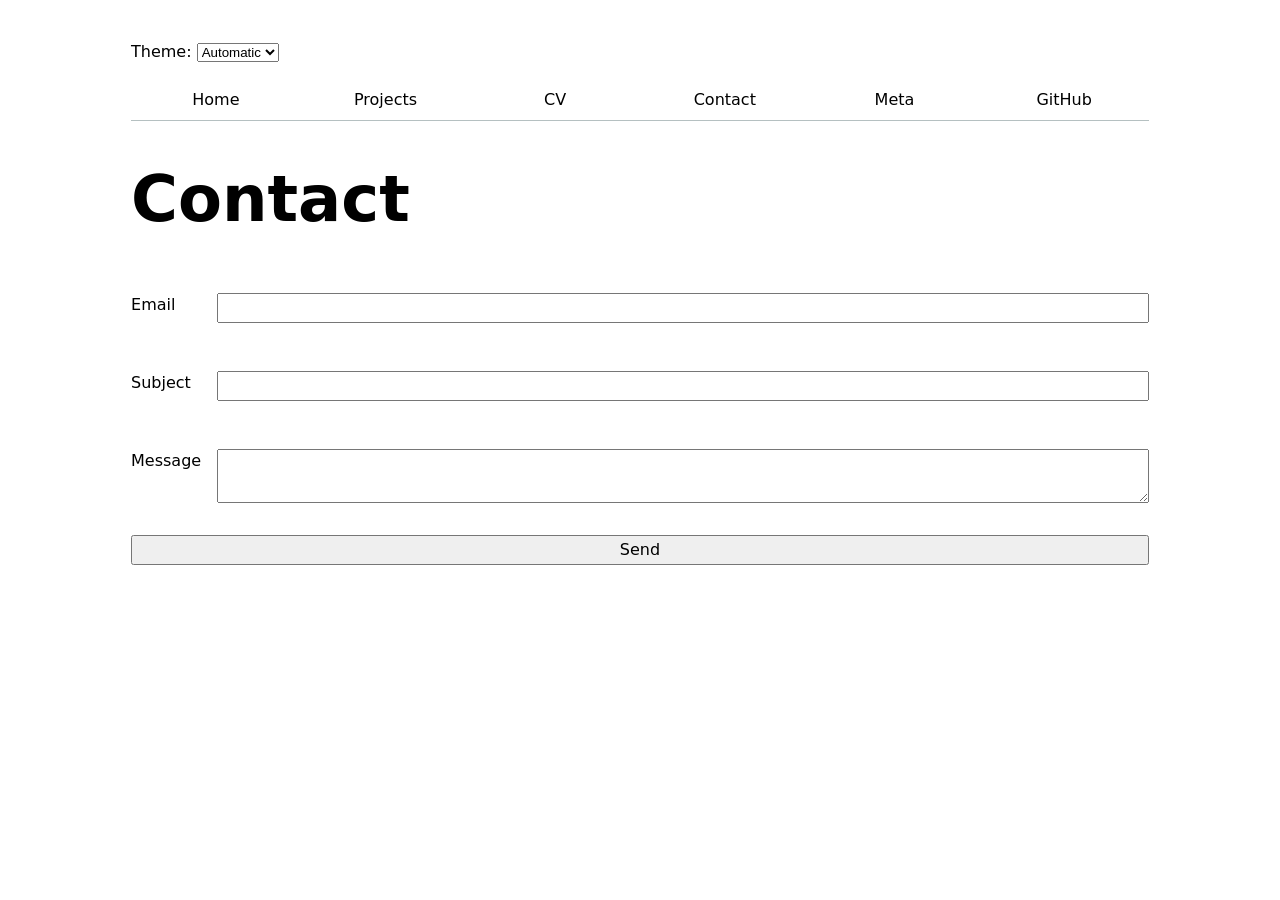
<file: contact/index.html>
<!DOCTYPE html>
<html lang="en">
<head>
    <meta charset="UTF-8">
    <meta http-equiv="X-UA-Compatible" content="IE=edge">
    <meta name="viewport" content="width=device-width, initial-scale=1.0">
    <title>Contact</title>
    <link rel="stylesheet" href="../style.css">
    <script type="module" src="../global.js"></script>
</head>
<body>
    <h1>Contact</h1>
    <form action = "mailto:moza@ucsd.edu" method = "post" enctype = "text/plain">
        <label>
            Email
            <input name = "email" type = "email">
        </label>
        <label>
            Subject
            <input name = "subject">
        </label>
        <label>
            Message
            <textarea name = "body"></textarea>
        </label>
        <button>Send</button>
    </form>
</body>
</html>
</file>
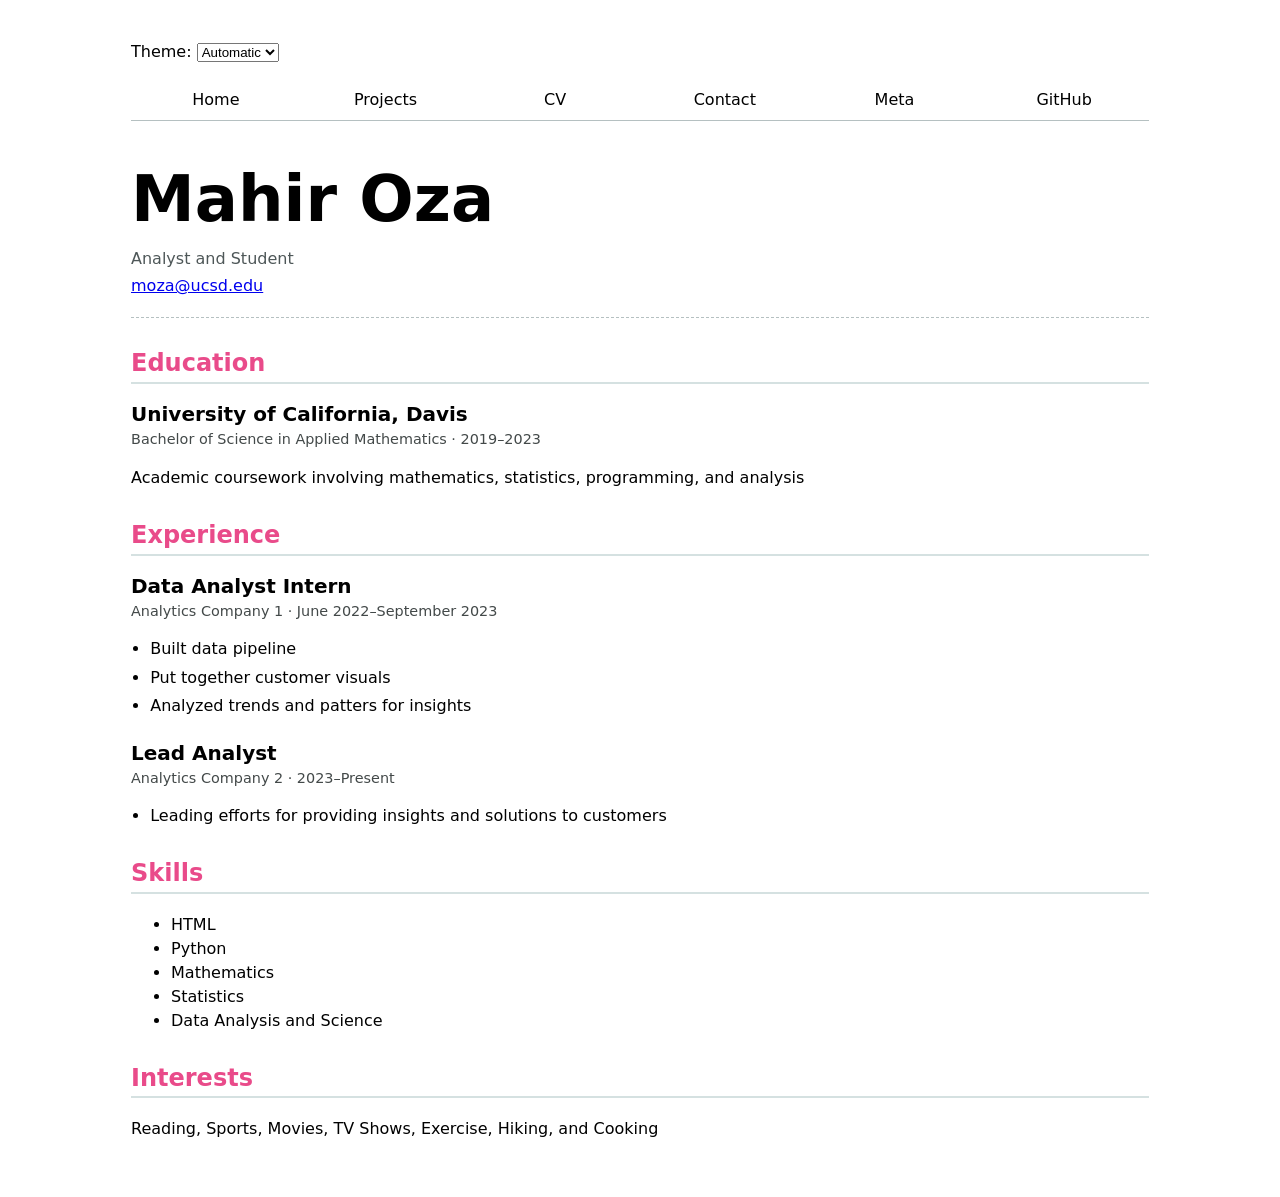
<file: cv/index.html>
<!DOCTYPE html>
<html lang="en">
<head>
    <meta charset="UTF-8">
    <meta http-equiv="X-UA-Compatible" content="IE=edge">
    <meta name="viewport" content="width=device-width, initial-scale=1.0">
    <title>Resume</title>
    <link rel="stylesheet" href="../style.css">
    <script type="module" src="../global.js"></script>
</head>
<body>
    <header>
        <h1>Mahir Oza</h1>
        <p>Analyst and Student</p>
        <p>
          <a href="mailto:moza@ucsd.edu">moza@ucsd.edu</a>
        </p>
    </header>
    <section>
        <h2>Education</h2>
    
        <article>
          <h3>University of California, Davis</h3>
          <p>
            Bachelor of Science in Applied Mathematics
            · <time datetime="2019">2019</time>–<time datetime="2023">2023</time>
          </p>
          <p>
            Academic coursework involving mathematics, statistics, programming, and analysis
          </p>
        </article>
    </section>
    
    <section>
        <h2>Experience</h2>
    
        <article>
          <h3>Data Analyst Intern</h3>
          <p>
            Analytics Company 1 ·
            <time datetime="2022-06">June 2022</time>–<time datetime="2023-09">September 2023</time>
          </p>
          <ul>
            <li>Built data pipeline</li>
            <li>Put together customer visuals</li>
            <li>Analyzed trends and patters for insights</li>
          </ul>
        </article>
    
        <article>
          <h3>Lead Analyst</h3>
          <p>
            Analytics Company 2 ·
            <time datetime="2023">2023</time>–Present
          </p>
          <ul>
            <li>Leading efforts for providing insights and solutions to customers</li>
          </ul>
        </article>
    </section>
    
    <section>
        <h2>Skills</h2>
        <ul>
          <li>HTML</li>
          <li>Python</li>
          <li>Mathematics</li>
          <li>Statistics</li>
          <li>Data Analysis and Science</li>
        </ul>
    </section>
    
    <section>
        <h2>Interests</h2>
        <p>
          Reading, Sports, Movies, TV Shows, Exercise, Hiking, and Cooking
        </p>
    </section>
</body>
</html>
</file>
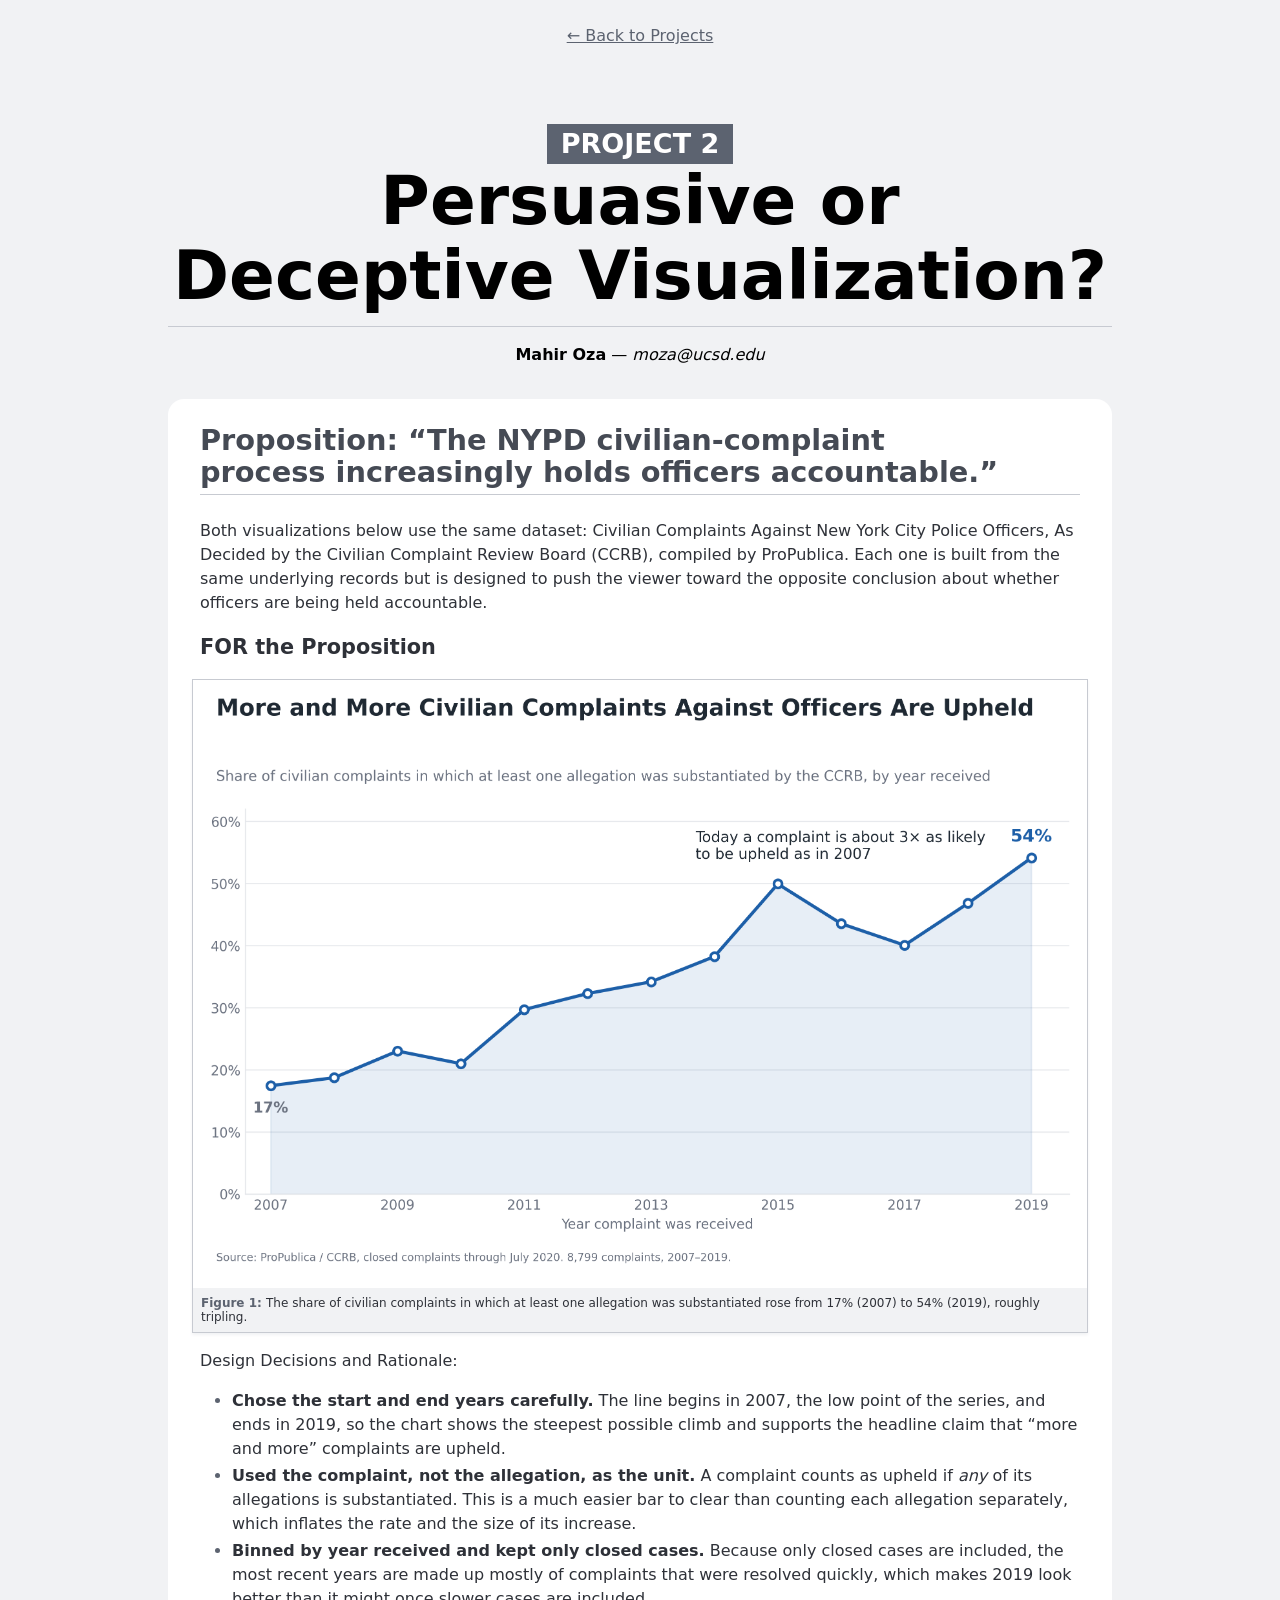
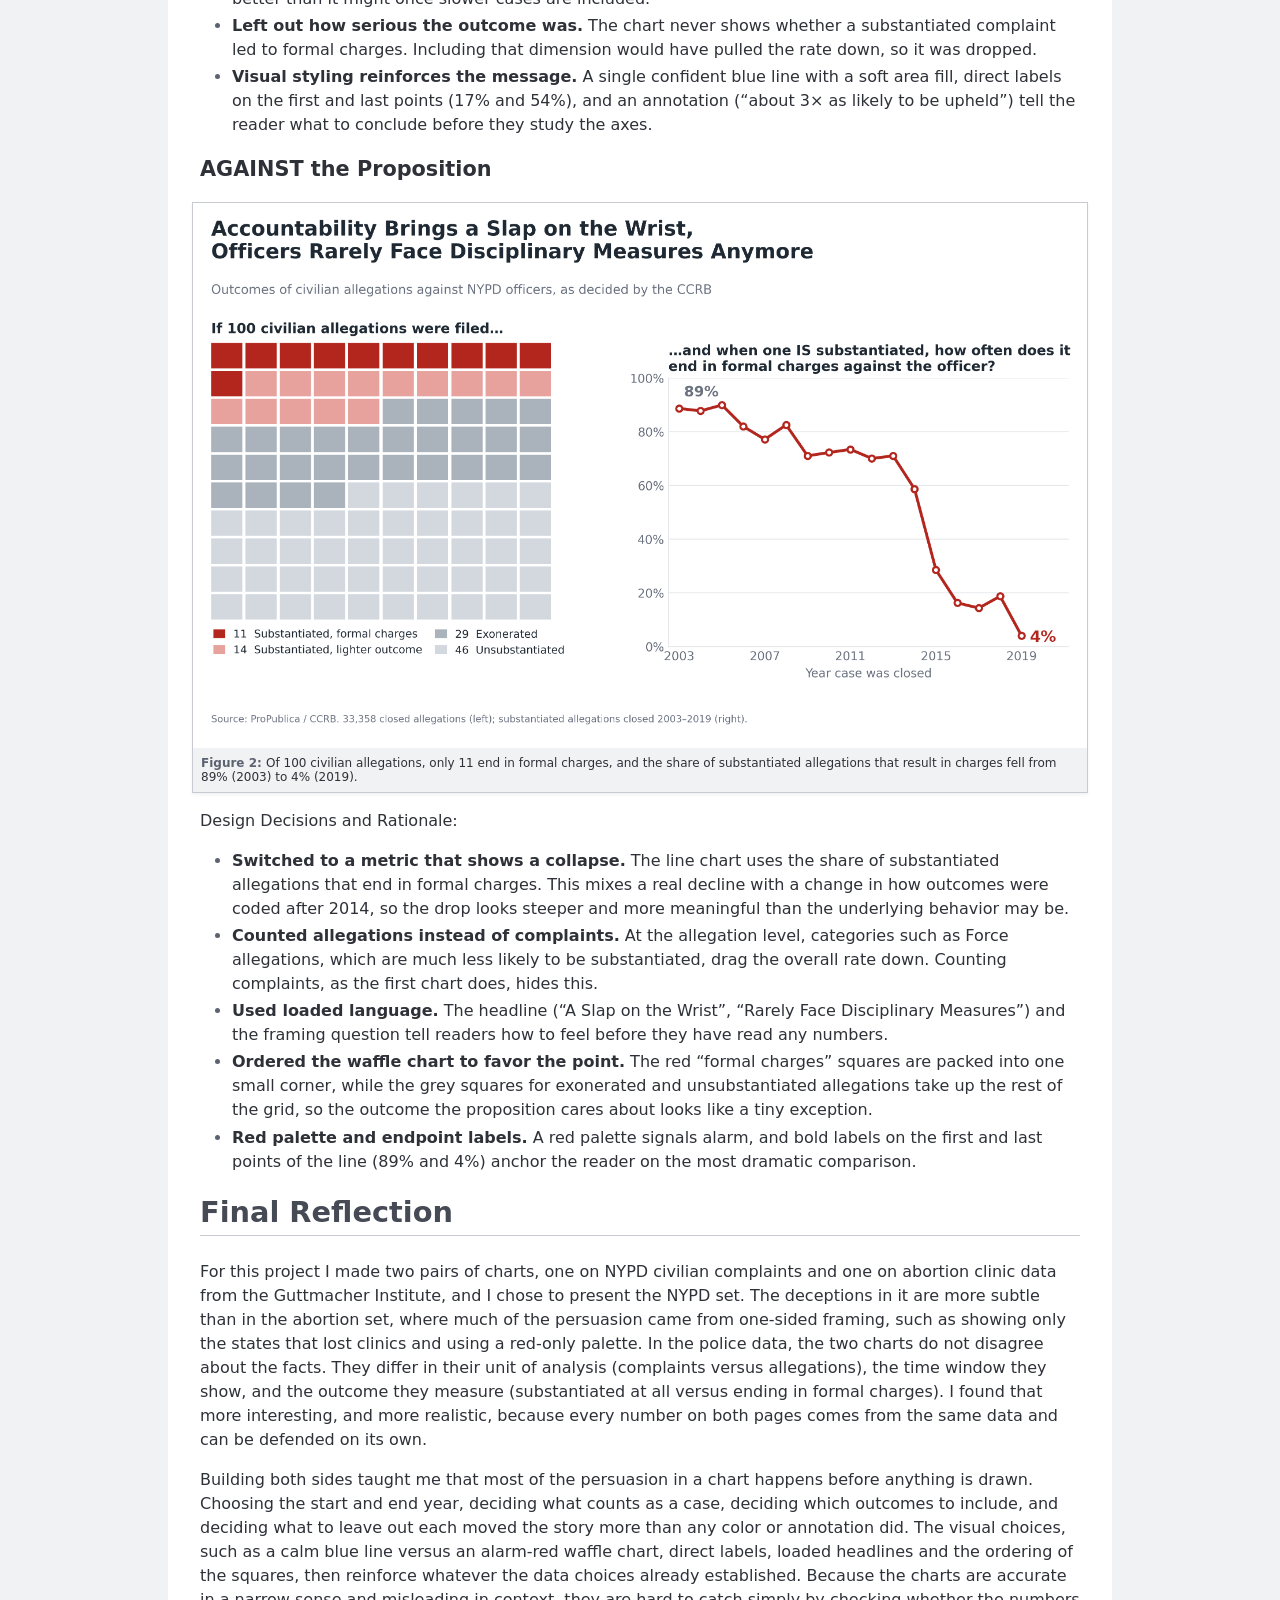
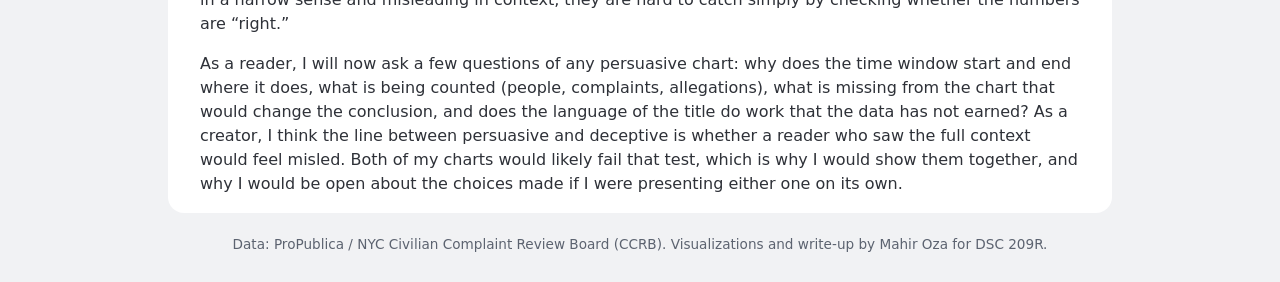
<file: projects/Project2/index.html>
<!doctype html>
<html lang="en">
    <head>
        <meta charset="UTF-8" />
        <meta name="viewport" content="width=device-width, initial-scale=1.0" />
        <title>Project 2 Report: Persuasive or Deceptive Visualization?</title>
        <style>
            :root {
                --color-neutral-95: hsl(220 10% 95%);
                --color-neutral-90: hsl(220 10% 90%);
                --color-neutral-80: hsl(220 10% 80%);
                --color-neutral-70: hsl(220 10% 70%);
                --color-neutral-60: hsl(220 10% 60%);
                --color-neutral-50: hsl(220 10% 50%);
                --color-neutral-40: hsl(220 10% 40%);
                --color-neutral-30: hsl(220 10% 30%);
                --color-neutral-20: hsl(220 10% 20%);
                --color-neutral-10: hsl(220 10% 10%);
            }

            html {
                font: 100%/1.5 system-ui;
                counter-reset: figure;
                background: var(--color-neutral-95);
                max-width: min(75vw, 80em);
                margin: 0 auto;
            }

            /* Headings */

            h1,
            h2,
            h3,
            h4,
            h5,
            h6 {
                line-height: 1.1;
                font-weight: 600;
                text-wrap: balance;
            }

            h1,
            h2 {
                border-bottom: 1px solid var(--color-neutral-80);
                padding-bottom: 0.2em;
            }

            h1 {
                margin-block: 1em 0.5rem;
                font-size: clamp(2.5em, 150% + 2vh + 2vw, 10vmin);
                font-weight: 800;

                small {
                    display: block;
                    width: fit-content;
                    padding: 0.2em 0.5em;
                    margin-inline: auto;
                    color: white;
                    background: var(--color-neutral-40);
                    font-size: 40%;
                    text-transform: uppercase;
                    white-space: nowrap;
                }
            }

            h2 {
                font-size: 180%;
                color: var(--color-neutral-30);
            }

            h3 {
                font-size: 130%;
            }

            /* Lists */

            ul,
            ol {
                padding-inline-start: 2em;
            }

            li {
                &::marker {
                    color: var(--color-neutral-40);
                }

                + li {
                    margin-top: 0.2em;
                }
            }

            /* Sectioning elements */

            header {
                padding-block: 1em;
                text-align: center;
            }

            .back-link {
                display: inline-block;
                margin-bottom: 0.5em;
                color: var(--color-neutral-40);
            }

            main {
                background: white;
                color: var(--color-neutral-20);
                border-radius: 1rem;
                padding: 0.1rem 2rem;
            }

            footer {
                padding-block: 1.5em;
                text-align: center;
                font-size: 85%;
                color: var(--color-neutral-40);
            }

            /* Figures */

            figure {
                margin: 1em 0;
                padding: 0.5rem;
                margin-inline: -0.5em;
                border: 1px solid var(--color-neutral-80);
                box-shadow: 0 0.1em 0.2em var(--color-neutral-95);
                text-align: center;
                background: white;

                > img {
                    max-width: 100%;
                    height: auto;
                }

                > figcaption {
                    font: 500 75% system-ui;
                    background: var(--color-neutral-95);
                    padding: 0.5rem;
                    margin: -0.5rem;
                    margin-top: 0.5rem;
                    counter-increment: figure;
                    text-align: left;

                    &::before {
                        content: "Figure " counter(figure) ": ";
                        font-weight: bold;
                        color: var(--color-neutral-40);
                    }

                    a:not(:hover, :focus, :active) {
                        color: inherit;
                        text-decoration: underline;
                        text-decoration-color: color-mix(
                            in lab,
                            currentColor,
                            transparent 70%
                        );
                    }
                }
            }
        </style>
    </head>

    <body>
        <header>
            <a class="back-link" href="../">&larr; Back to Projects</a>
            <h1>
                <small>Project 2</small>
                Persuasive or Deceptive Visualization?
            </h1>

            <p><strong>Mahir Oza</strong> — <em>moza@ucsd.edu</em></p>
        </header>

        <main>
            <h2>
                Proposition: &ldquo;The NYPD civilian-complaint process
                increasingly holds officers accountable.&rdquo;
            </h2>

            <p>
                Both visualizations below use the same dataset: Civilian
                Complaints Against New York City Police Officers, As Decided by
                the Civilian Complaint Review Board (CCRB), compiled by
                ProPublica. Each one is built from the same underlying records
                but is designed to push the viewer toward the opposite
                conclusion about whether officers are being held accountable.
            </p>

            <section>
                <h3>FOR the Proposition</h3>

                <figure>
                    <img
                        src="../../images/nypd_complaints.png"
                        alt="Line chart titled 'More and More Civilian Complaints Against Officers Are Upheld'. The share of civilian complaints with at least one substantiated allegation rises from 17% in 2007 to 54% in 2019."
                    />
                    <figcaption>
                        The share of civilian complaints in which at least one
                        allegation was substantiated rose from 17% (2007) to
                        54% (2019), roughly tripling.
                    </figcaption>
                </figure>

                <p>Design Decisions and Rationale:</p>

                <ul>
                    <li>
                        <strong>Chose the start and end years carefully.</strong>
                        The line begins in 2007, the low point of the series,
                        and ends in 2019, so the chart shows the steepest
                        possible climb and supports the headline claim that
                        &ldquo;more and more&rdquo; complaints are upheld.
                    </li>
                    <li>
                        <strong>Used the complaint, not the allegation, as the unit.</strong>
                        A complaint counts as upheld if
                        <em>any</em> of its allegations is substantiated. This
                        is a much easier bar to clear than counting each
                        allegation separately, which inflates the rate and the
                        size of its increase.
                    </li>
                    <li>
                        <strong>Binned by year received and kept only closed cases.</strong>
                        Because only closed cases are included, the most recent
                        years are made up mostly of complaints that were
                        resolved quickly, which makes 2019 look better than it
                        might once slower cases are included.
                    </li>
                    <li>
                        <strong>Left out how serious the outcome was.</strong>
                        The chart never shows whether a substantiated complaint
                        led to formal charges. Including that dimension would
                        have pulled the rate down, so it was dropped.
                    </li>
                    <li>
                        <strong>Visual styling reinforces the message.</strong>
                        A single confident blue line with a soft area fill,
                        direct labels on the first and last points (17% and
                        54%), and an annotation (&ldquo;about 3&times; as
                        likely to be upheld&rdquo;) tell the reader what to
                        conclude before they study the axes.
                    </li>
                </ul>
            </section>

            <section>
                <h3>AGAINST the Proposition</h3>

                <figure>
                    <img
                        src="../../images/misconduct_penalty.png"
                        alt="Two-panel chart titled 'Misconduct Brings A Slap on the Wrist, Officers Rarely Face Disciplinary Measures Anymore'. A 100-square waffle chart shows 11 allegations ending in substantiated formal charges, 14 substantiated with a lighter outcome, 29 exonerated and 46 unsubstantiated. A line chart shows the share of substantiated allegations ending in formal charges falling from 89% in 2003 to 4% in 2019."
                    />
                    <figcaption>
                        Of 100 civilian allegations, only 11 end in formal
                        charges, and the share of substantiated allegations
                        that result in charges fell from 89% (2003) to 4%
                        (2019).
                    </figcaption>
                </figure>

                <p>Design Decisions and Rationale:</p>

                <ul>
                    <li>
                        <strong>Switched to a metric that shows a collapse.</strong>
                        The line chart uses the share of substantiated
                        allegations that end in formal charges. This mixes a
                        real decline with a change in how outcomes were coded
                        after 2014, so the drop looks steeper and more
                        meaningful than the underlying behavior may be.
                    </li>
                    <li>
                        <strong>Counted allegations instead of complaints.</strong>
                        At the allegation level, categories such as Force
                        allegations, which are much less likely to be
                        substantiated, drag the overall rate down. Counting
                        complaints, as the first chart does, hides this.
                    </li>
                    <li>
                        <strong>Used loaded language.</strong>
                        The headline (&ldquo;A Slap on the Wrist&rdquo;,
                        &ldquo;Rarely Face Disciplinary Measures&rdquo;) and the
                        framing question tell readers how to feel before they
                        have read any numbers.
                    </li>
                    <li>
                        <strong>Ordered the waffle chart to favor the point.</strong>
                        The red &ldquo;formal charges&rdquo; squares are packed
                        into one small corner, while the grey squares for
                        exonerated and unsubstantiated allegations take up the
                        rest of the grid, so the outcome the proposition cares
                        about looks like a tiny exception.
                    </li>
                    <li>
                        <strong>Red palette and endpoint labels.</strong>
                        A red palette signals alarm, and bold labels on the
                        first and last points of the line (89% and 4%) anchor
                        the reader on the most dramatic comparison.
                    </li>
                </ul>
            </section>

            <section>
                <h2>Final Reflection</h2>

                <p>
                    For this project I made two pairs of charts, one on NYPD
                    civilian complaints and one on abortion clinic data from the
                    Guttmacher Institute, and I chose to present the NYPD set.
                    The deceptions in it are more subtle than in the abortion
                    set, where much of the persuasion came from one-sided
                    framing, such as showing only the states that lost clinics
                    and using a red-only palette. In the police data, the two
                    charts do not disagree about the facts. They differ in
                    their unit of analysis (complaints versus allegations), the
                    time window they show, and the outcome they measure
                    (substantiated at all versus ending in formal charges). I
                    found that more interesting, and more realistic, because
                    every number on both pages comes from the same data and can
                    be defended on its own.
                </p>

                <p>
                    Building both sides taught me that most of the persuasion
                    in a chart happens before anything is drawn. Choosing the
                    start and end year, deciding what counts as a case,
                    deciding which outcomes to include, and deciding what to
                    leave out each moved the story more than any color or
                    annotation did. The visual choices, such as a calm blue
                    line versus an alarm-red waffle chart, direct labels, loaded
                    headlines and the ordering of the squares, then reinforce
                    whatever the data choices already established. Because the
                    charts are accurate in a narrow sense and misleading in
                    context, they are hard to catch simply by checking whether
                    the numbers are &ldquo;right.&rdquo;
                </p>

                <p>
                    As a reader, I will now ask a few questions of any
                    persuasive chart: why does the time window start and end
                    where it does, what is being counted (people, complaints,
                    allegations), what is missing from the chart that would
                    change the conclusion, and does the language of the title do
                    work that the data has not earned? As a creator, I think
                    the line between persuasive and deceptive is whether a
                    reader who saw the full context would feel misled. Both of
                    my charts would likely fail that test, which is why I would
                    show them together, and why I would be open about the
                    choices made if I were presenting either one on its own.
                </p>
            </section>
        </main>

        <footer>
            Data: ProPublica / NYC Civilian Complaint Review Board (CCRB).
            Visualizations and write-up by Mahir Oza for DSC 209R.
        </footer>
    </body>
</html>
</file>
<file: style.css>
:root {
	--color-accent: oklch(65% 50% 0);
}

body {
    /* Set line height to 1.5 times the font size
         and use the OS’s UI font as the website font
       */
    font: 100%/1.5 system-ui;
    max-width: 100ch;
    margin-inline: auto;
    padding: 1em;
  }

  h1, h2, h3, h4, h5, h6 {
    text-wrap: balance;
    line-height: 1.1;
  }
  
  h1 {
    font-size: 400%;
  }
  
  nav {
    display: flex;
    border-bottom: 1px solid oklch(80% 3% 200);
    margin-bottom: 1em;
  
    ul, li {
      display: contents;
    }
  
    a {
      flex: 1;
      padding: .5em;
      text-align: center;
      text-decoration: none;
      color: inherit;
  
      &.current {
        font-weight: bold;
        border-bottom: .4em solid oklch(30% 35% 200);
        padding-bottom: .1em;
      }
  
      &:hover {
        background-color: oklch(from var(--color-accent)95% 5% h);
        border-bottom: .4em solid var(--color-accent);
        padding-bottom: .1em;
      }
    }
  }

  input, textarea, button {
    font: inherit;
  }

  label, input, textarea, button {
    display: block;
  }
  
  label {
    margin-block: 1em;
  }
  
  input, textarea, button {
    width: 100%;
    box-sizing: border-box;
  }

  form {
    display: grid;
    grid-template-columns: auto 1fr;
    gap: 1em;
  
    label {
      display: grid;
      grid-template-columns: subgrid;
    }
  
    label, button {
      grid-column: 1 / -1;
    }
  }

  .projects {
    display: grid;
    grid-template-columns: repeat(auto-fill, minmax(16em, 1fr));
    gap: 1em;
  
    article {
      display: grid;
      grid-template-rows: subgrid;
      grid-row-end: span 3;
      min-width: 0; /* lets grid columns shrink instead of growing to fit wide images */
  
      h2 {
        margin: 0;
      }

      img {
        width: 100%;
        height: auto;
        aspect-ratio: 16 / 9;
        object-fit: contain; /* show the whole chart, no cropping */
      }
    }
  }

  /* Step 3: GitHub stats on the home page */
  #profile-stats dl {
    display: grid;
    grid-template-columns: repeat(4, 1fr);
    text-align: center;
  }

  #profile-stats dt {
    grid-row: 1;
    font-size: 0.8em;
    text-transform: uppercase;
    color: gray;
  }

  #profile-stats dd {
    grid-row: 2;
    margin: 0;
    font-size: 2em;
  }

  header {
    margin-bottom: 2em;
    padding-bottom: 1em;
    border-bottom: 1px dashed oklch(80% 3% 200);
  
    h1 {
      margin-bottom: 0.2em;
    }
  
    p {
      margin: 0.2em 0;
      color: oklch(45% 3% 200);
    }
  }
  
  /* Structural section spacing */
  section {
    margin-bottom: 2em;
  
    h2 {
      color: var(--color-accent);
      border-bottom: 2px solid oklch(90% 3% 200);
      padding-bottom: 0.2em;
      margin-bottom: 0.8em;
    }
  }
  
  /* Individual articles (Jobs / Education entries) */
  article {
    margin-bottom: 1.5em;
  
    h3 {
      margin: 0 0 0.2em 0;
      font-size: 1.25em;
    }
  
    /* Subtitle details: company/school & dates */
    p:first-of-type {
      font-size: 0.9em;
      color: oklch(40% 2% 200);
      margin-top: 0;
    }
  
    /* Experience list spacing */
    ul {
      margin-top: 0.5em;
      padding-left: 1.2em;
  
      li {
        margin-bottom: 0.3em;
      }
    }
  }
  
  section:has(h2:contains("Skills")) ul,
  section h2 + ul {
    display: flex;
    flex-wrap: wrap;
    gap: 0.5em;
    padding: 0;
    list-style: none;
  
    li {
      background-color: oklch(from var(--color-accent) 95% 5% h);
      color: oklch(30% 20% h);
      border: 1px solid oklch(from var(--color-accent) 85% 10% h);
      padding: 0.3em 0.8em;
      border-radius: 1em;
      font-size: 0.9em;
      font-weight: 500;
    }
  }
  .projects article h2 a {
    color: inherit;
  }
  .projects article h2 a:hover {
    color: var(--color-accent);
  }
  /* Step 0.1: year shown under each project description */
  .project-year {
    font-family: Baskerville, serif;
    font-variant-numeric: oldstyle-nums;
    color: gray;
    margin: 0.5em 0 0;
  }

  .no-results {
    grid-column: 1 / -1;
    color: gray;
  }

  /* Steps 1-2: pie chart + legend side by side */
  .container {
    display: flex;
    align-items: center;
    gap: 2em;
    margin-block: 1em;
  }

  #projects-pie-plot {
    max-width: 20em;
    margin-block: 2em;
    overflow: visible;
    flex-shrink: 0;

    /* Step 5.1: fade the other wedges when one is hovered */
    &:has(path:hover) path:not(:hover) {
      opacity: 0.5;
    }

    path {
      transition: opacity 300ms, fill 300ms; /* not the shape, so redraws don't morph */
      cursor: pointer;
    }

    path:focus-visible {
      outline: none;
      stroke: canvastext;
      stroke-width: 1;
    }
  }

  .legend {
    flex: 1;
    display: grid;
    grid-template-columns: repeat(auto-fill, minmax(9em, 1fr));
    gap: 0.75em 1.5em;
    list-style: none;
    padding: 1em;
    margin: 0;
    border: 1px solid oklch(80% 3% 200);

    .legend-item {
      display: flex;
      align-items: center;
      gap: 0.5em;
      cursor: pointer;

      &:focus-visible {
        outline: 2px solid var(--color);
        outline-offset: 2px;
      }
    }

    .swatch {
      display: inline-block;
      width: 1em;
      aspect-ratio: 1 / 1;
      background-color: var(--color);
      border-radius: 50%;
    }
  }

  /* Step 5.2: selected wedge and legend entry */
  .selected {
    --color: oklch(60% 45% 0) !important;

    &:is(path) {
      fill: var(--color);
    }

    &:is(li) {
      font-weight: bold;
    }
  }

  /* Step 4.1: search field */
  .searchBar {
    padding: 0.5em;
    margin-block: 1em 1.5em;
  }
  /* ===== Lab 6: Meta page ===== */

  /* Step 1.3: summary stats (dt label on top, dd value below, one pair per column) */
  .stats {
    display: grid;
    grid-auto-flow: column;
    grid-auto-columns: 1fr;
    grid-template-rows: auto auto;
    gap: 0 1em;
    text-align: center;
    overflow-x: auto;
    margin-block: 1em;

    dt {
      font-size: 0.8em;
      text-transform: uppercase;
      color: gray;
    }

    dd {
      margin: 0;
      font-size: 1.6em;
      font-variant-numeric: tabular-nums;
    }
  }

  #language-breakdown dd {
    font-size: 1.1em;
  }

  /* Step 3.1: label/value list, reusable for tooltips and other lists */
  dl.info {
    display: grid;
    grid-template-columns: auto 1fr;
    gap: 0.25em 1em;
    margin: 0;

    dt {
      color: gray;
      font-size: 0.85em;
    }

    dd {
      margin: 0;
      font-weight: 500;
    }

    /* Step 3.3: fade in/out instead of popping */
    transition-duration: 500ms;
    transition-property: opacity, visibility;

    &[hidden]:not(:hover, :focus-within) {
      opacity: 0;
      visibility: hidden;
    }
  }

  /* Step 3.2: look like a floating tooltip */
  .tooltip {
    position: fixed;
    top: 1em;
    left: 1em;
    z-index: 10;
    padding: 0.75em 1em;
    background-color: rgba(255, 255, 255, 0.85);
    color: black;
    backdrop-filter: blur(6px);
    border-radius: 0.5em;
    box-shadow: 0 2px 12px rgba(0, 0, 0, 0.25);
  }

  /* Step 2: the chart */
  #chart svg {
    width: 100%;
    height: auto;
  }

  /* Step 2.3: keep gridlines faint */
  .gridlines line {
    stroke: currentColor;
    stroke-opacity: 0.12;
  }

  .gridlines .domain {
    display: none;
  }

  /* Step 3.1: dots grow from their centers on hover */
  #chart circle {
    transition: 200ms;
    transform-origin: center;
    transform-box: fill-box;
    cursor: pointer;
  }

  #chart circle:hover {
    transform: scale(1.5);
  }

  /* Step 5.4: dots inside the brush */
  #chart circle.selected {
    fill: #ff6b6b;
  }

  /* Step 5.3: marching-ants brush rectangle */
  @keyframes marching-ants {
    to {
      stroke-dashoffset: -8; /* 5 + 3 */
    }
  }

  #chart .selection {
    fill-opacity: 0.1;
    stroke: black;
    stroke-opacity: 0.7;
    stroke-dasharray: 5 3;
    animation: marching-ants 2s linear infinite;
  }
</file>
